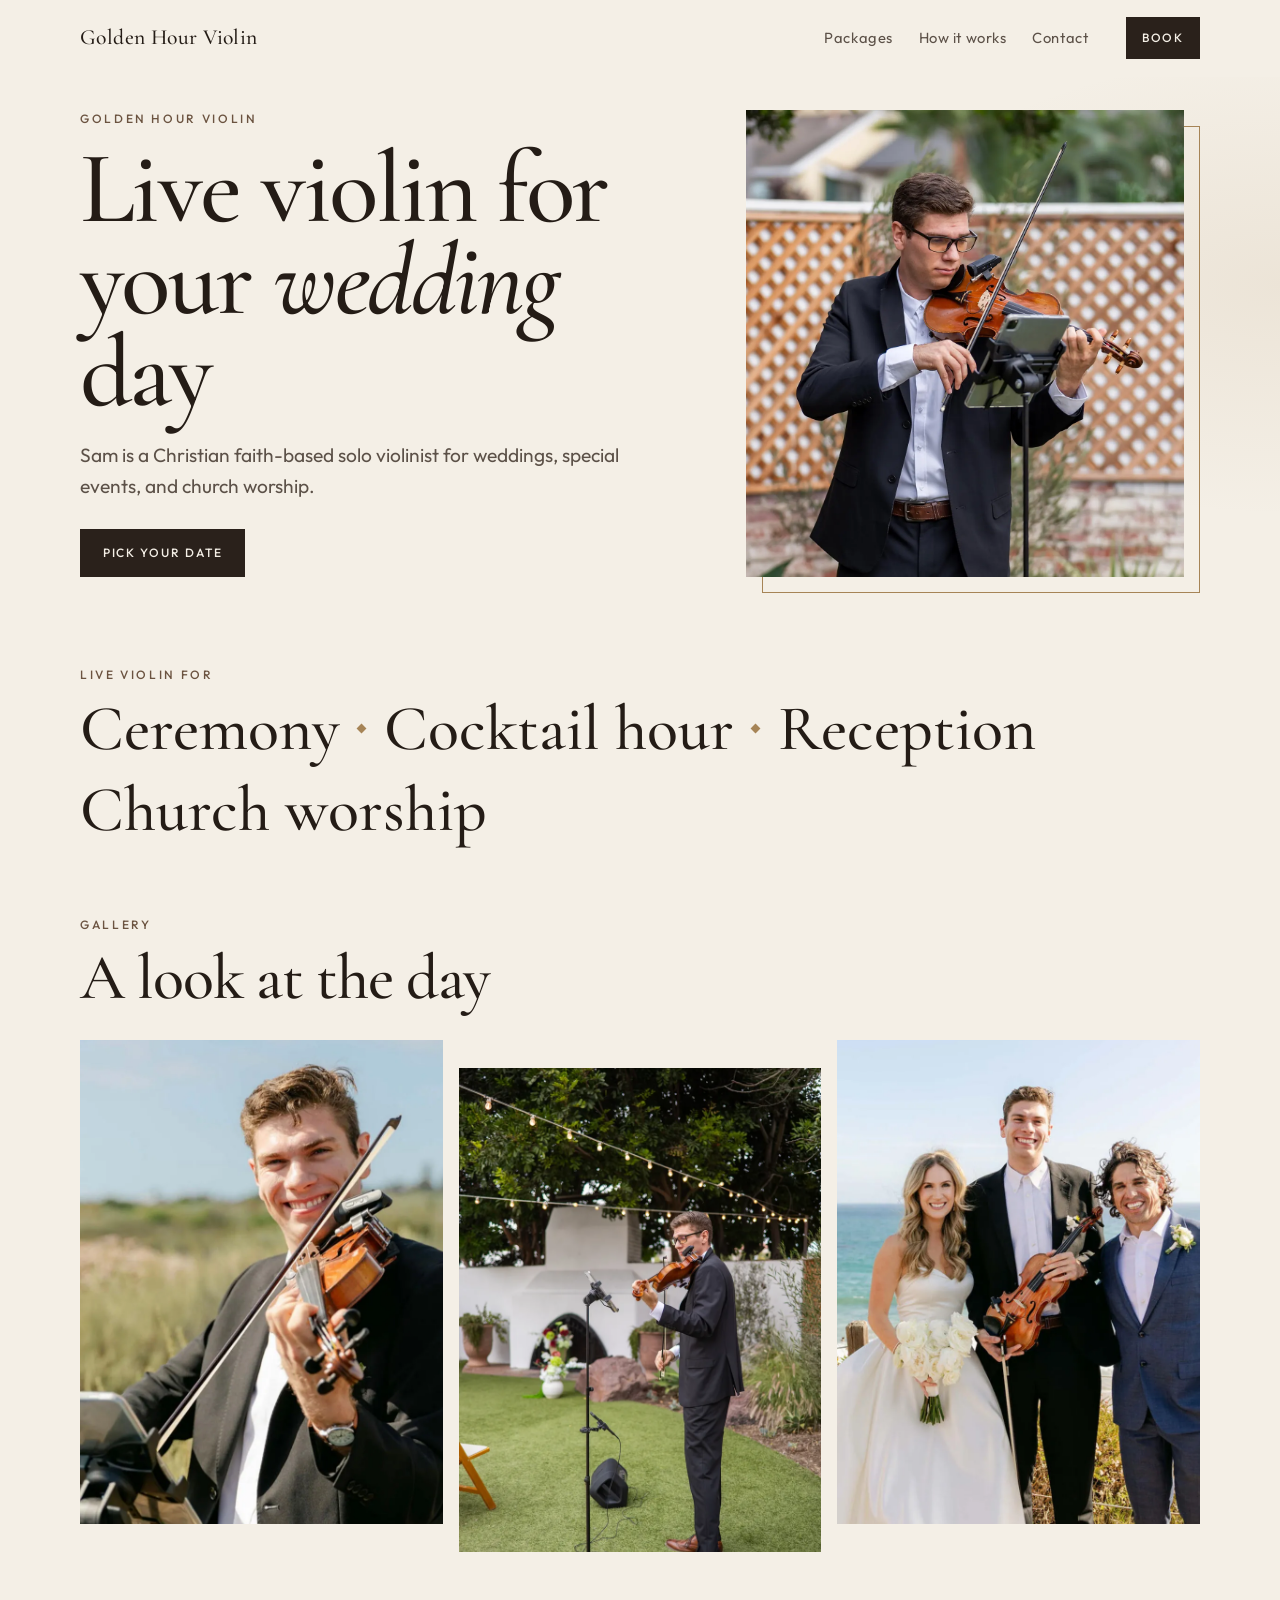
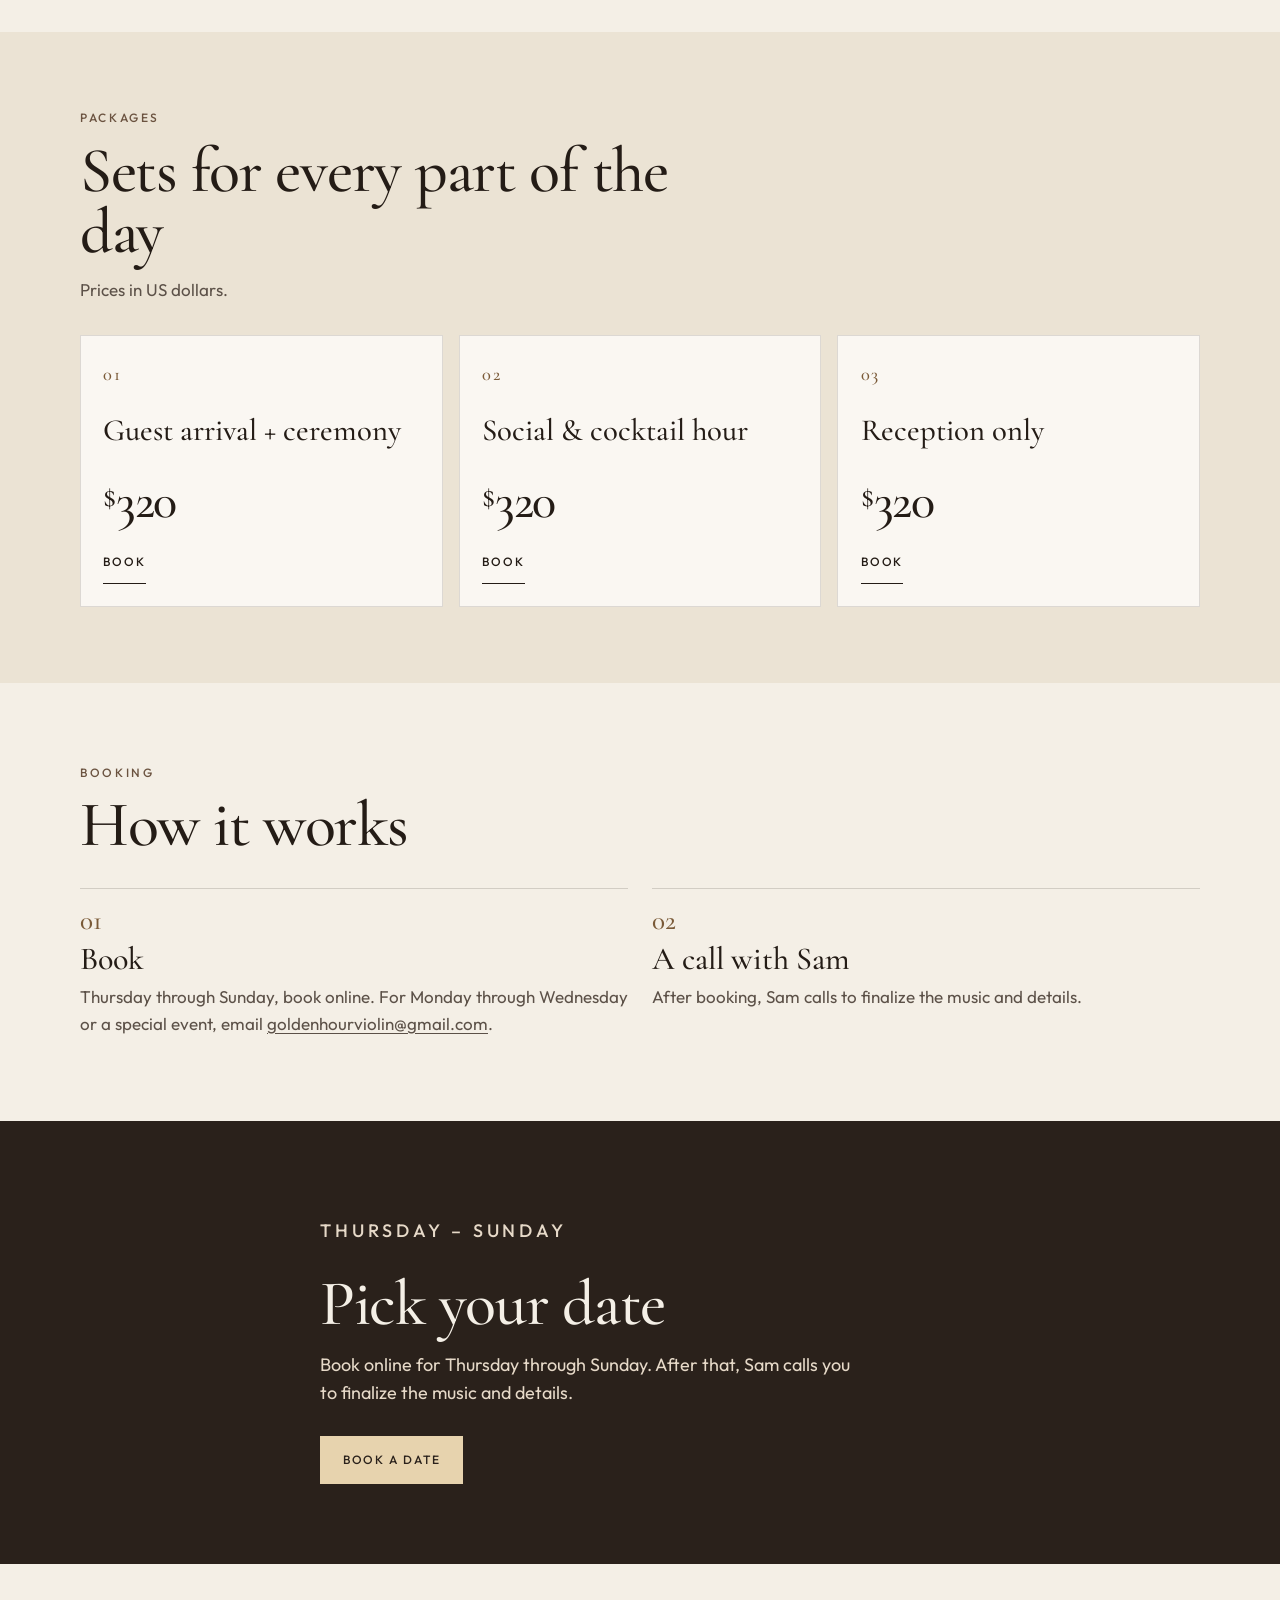
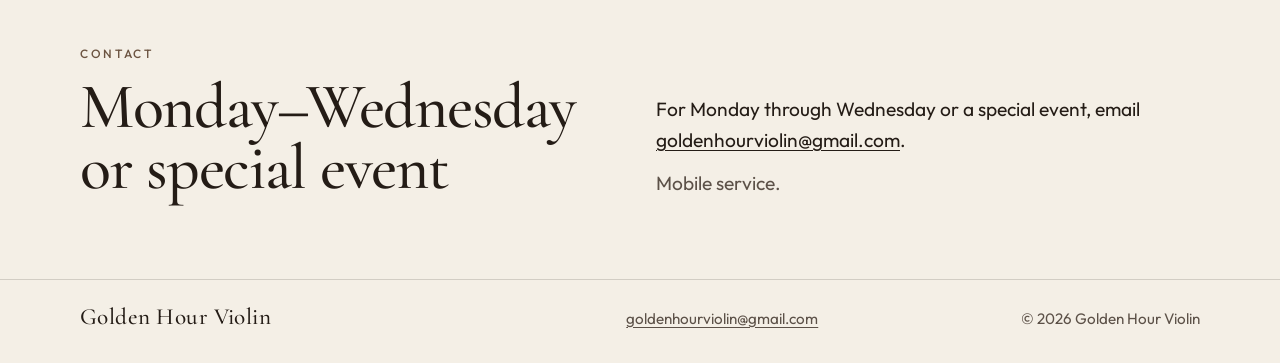
<file: index.html>
<!DOCTYPE html>
<html lang="en">
<head>
  <meta charset="utf-8">
  <meta name="viewport" content="width=device-width, initial-scale=1">
  <title>Golden Hour Violin</title>
  <meta name="description" content="Christian faith-based solo violin for weddings and church services — ceremony, cocktail hour, and reception. $320 per package.">
  <meta name="color-scheme" content="light">
  <meta name="theme-color" content="#f4efe6">
  <link rel="canonical" href="https://goldenhourviolin.com/">

  <meta property="og:site_name" content="Golden Hour Violin">
  <meta property="og:title" content="Golden Hour Violin">
  <meta property="og:description" content="Christian faith-based solo violin for weddings and church services — ceremony, cocktail hour, and reception. $320 per package.">
  <meta property="og:type" content="website">
  <meta property="og:url" content="https://goldenhourviolin.com/">
  <meta property="og:image" content="https://goldenhourviolin.com/assets/og.jpg">
  <meta property="og:image:type" content="image/jpeg">
  <meta property="og:image:width" content="1280">
  <meta property="og:image:height" content="800">
  <meta property="og:image:alt" content="Violinist in warm light, holding a violin.">
  <meta name="twitter:card" content="summary_large_image">
  <meta name="twitter:title" content="Golden Hour Violin">
  <meta name="twitter:description" content="Christian faith-based solo violin for weddings and church services — ceremony, cocktail hour, and reception. $320 per package.">
  <meta name="twitter:image" content="https://goldenhourviolin.com/assets/og.jpg">
  <meta name="twitter:image:alt" content="Violinist in warm light, holding a violin.">

  <link rel="icon" href="favicon.svg" type="image/svg+xml">
  <link rel="icon" href="favicon-32.png" type="image/png" sizes="32x32">
  <link rel="apple-touch-icon" href="apple-touch-icon.png">
  <link rel="manifest" href="site.webmanifest">

  <link rel="preload" href="assets/fonts/cormorant-roman-latin.woff2" as="font" type="font/woff2" crossorigin>
  <link rel="preload" href="assets/fonts/cormorant-italic-latin.woff2" as="font" type="font/woff2" crossorigin>
  <link rel="preload" href="assets/fonts/outfit-latin.woff2" as="font" type="font/woff2" crossorigin>
  <link rel="preload" href="assets/images/portrait-hero.webp" as="image" type="image/webp" fetchpriority="high">

  <link rel="stylesheet" href="styles.css">

  <script type="application/ld+json">
  {
    "@context": "https://schema.org",
    "@type": "ProfessionalService",
    "name": "Golden Hour Violin",
    "url": "https://goldenhourviolin.com/",
    "email": "goldenhourviolin@gmail.com",
    "image": "https://goldenhourviolin.com/assets/og.jpg",
    "description": "Christian faith-based solo violin for weddings and church services — ceremony, cocktail hour, and reception. $320 per package.",
    "priceRange": "$320",
    "founder": {
      "@type": "Person",
      "name": "Sam"
    },
    "makesOffer": [
      {
        "@type": "Offer",
        "name": "Guest arrival + ceremony",
        "price": "320",
        "priceCurrency": "USD"
      },
      {
        "@type": "Offer",
        "name": "Social & cocktail hour",
        "price": "320",
        "priceCurrency": "USD"
      },
      {
        "@type": "Offer",
        "name": "Reception only",
        "price": "320",
        "priceCurrency": "USD"
      }
    ]
  }
  </script>
</head>
<body>
  <a class="skip" href="#main">Skip to content</a>

  <header class="site-header">
    <div class="wrap header-inner">
      <a class="brand" href="#top">Golden Hour Violin</a>
      <a class="btn btn-small" href="https://book.squareup.com/appointments/0f2juwg2oo81ss/location/L2WKE6Z5AJVSV" target="_blank" rel="noopener noreferrer">Book<span class="sr-only"> (opens in a new tab)</span></a>
      <button class="nav-toggle" type="button" aria-expanded="false" aria-controls="site-nav" aria-label="Open menu">
        <span></span>
        <span></span>
      </button>
      <nav id="site-nav" class="site-nav" aria-label="Primary">
        <a href="#packages">Packages</a>
        <a href="#how">How it works</a>
        <a href="#contact">Contact</a>
      </nav>
    </div>
  </header>

  <main id="main">
    <section class="hero" id="top" aria-labelledby="hero-title">
      <div class="wrap hero-grid">
        <div class="hero-copy">
          <p class="eyebrow">Golden Hour Violin</p>
          <h1 id="hero-title">Live violin for your <em>wedding</em> day</h1>
          <p class="lede">Sam is a Christian faith-based solo violinist for weddings, special events, and church worship.</p>
          <div class="hero-actions">
            <a class="btn" href="https://book.squareup.com/appointments/0f2juwg2oo81ss/location/L2WKE6Z5AJVSV" target="_blank" rel="noopener noreferrer">Pick your date<span class="sr-only"> (opens in a new tab)</span></a>
          </div>
        </div>
        <figure class="hero-photo">
          <picture>
            <source srcset="assets/images/portrait-hero.webp" type="image/webp">
            <img src="assets/images/portrait-hero.jpg" width="1200" height="1278" alt="Sam playing violin outdoors in a black suit and white shirt." fetchpriority="high" decoding="async">
          </picture>
        </figure>
      </div>
    </section>

    <section class="moments" aria-label="Occasions">
      <div class="wrap">
        <p class="moments-kicker">Live violin for</p>
        <p class="moments-line">
          <span class="moment">Ceremony</span>
          <span class="moment"><span class="diamond" aria-hidden="true"></span>Cocktail hour</span>
          <span class="moment"><span class="diamond" aria-hidden="true"></span>Reception</span>
          <span class="moment"><span class="diamond" aria-hidden="true"></span>Church worship</span>
        </p>
      </div>
    </section>

    <section class="gallery" aria-labelledby="gallery-title">
      <div class="wrap">
        <div class="section-head">
          <p class="eyebrow">Gallery</p>
          <h2 id="gallery-title">A look at the day</h2>
        </div>
        <div class="gallery-grid">
          <figure>
            <picture>
              <source srcset="assets/images/portrait-hold.webp" type="image/webp">
              <img src="assets/images/portrait-hold.jpg" width="774" height="1120" alt="Violinist holding a violin and looking toward the camera." loading="lazy" decoding="async">
            </picture>
          </figure>
          <figure>
            <picture>
              <source srcset="assets/images/portrait-play.webp" type="image/webp">
              <img src="assets/images/portrait-play.jpg" width="774" height="1161" alt="Violinist playing in an outdoor courtyard, with string lights overhead." loading="lazy" decoding="async">
            </picture>
          </figure>
          <figure>
            <picture>
              <source srcset="assets/images/portrait-stand.webp" type="image/webp">
              <img src="assets/images/portrait-stand.jpg" width="774" height="1116" alt="Violinist standing with a violin in soft golden light." loading="lazy" decoding="async">
            </picture>
          </figure>
        </div>
      </div>
    </section>

    <section class="packages" id="packages" aria-labelledby="packages-title">
      <div class="wrap">
        <div class="section-head">
          <p class="eyebrow">Packages</p>
          <h2 id="packages-title">Sets for every part of the day</h2>
          <p class="section-note">Prices in US dollars.</p>
        </div>
        <ul class="package-grid">
          <li>
            <article class="package">
              <p class="package-index">01</p>
              <h3>Guest arrival + ceremony</h3>
              <p class="price"><span class="currency" aria-hidden="true">$</span>320</p>
              <a class="text-link" href="https://book.squareup.com/appointments/0f2juwg2oo81ss/location/L2WKE6Z5AJVSV" target="_blank" rel="noopener noreferrer">Book<span class="sr-only"> guest arrival and ceremony (opens in a new tab)</span></a>
            </article>
          </li>
          <li>
            <article class="package">
              <p class="package-index">02</p>
              <h3>Social &amp; cocktail hour</h3>
              <p class="price"><span class="currency" aria-hidden="true">$</span>320</p>
              <a class="text-link" href="https://book.squareup.com/appointments/0f2juwg2oo81ss/location/L2WKE6Z5AJVSV" target="_blank" rel="noopener noreferrer">Book<span class="sr-only"> social and cocktail hour (opens in a new tab)</span></a>
            </article>
          </li>
          <li>
            <article class="package">
              <p class="package-index">03</p>
              <h3>Reception only</h3>
              <p class="price"><span class="currency" aria-hidden="true">$</span>320</p>
              <a class="text-link" href="https://book.squareup.com/appointments/0f2juwg2oo81ss/location/L2WKE6Z5AJVSV" target="_blank" rel="noopener noreferrer">Book<span class="sr-only"> reception only (opens in a new tab)</span></a>
            </article>
          </li>
        </ul>
      </div>
    </section>

    <section class="how" id="how" aria-labelledby="how-title">
      <div class="wrap">
        <div class="section-head">
          <p class="eyebrow">Booking</p>
          <h2 id="how-title">How it works</h2>
        </div>
        <ol class="steps">
          <li>
            <p class="step-num">01</p>
            <h3>Book</h3>
            <p>Thursday through Sunday, book online. For Monday through Wednesday or a special event, email <a href="mailto:goldenhourviolin@gmail.com">goldenhourviolin@gmail.com</a>.</p>
          </li>
          <li>
            <p class="step-num">02</p>
            <h3>A call with Sam</h3>
            <p>After booking, Sam calls to finalize the music and details.</p>
          </li>
        </ol>
      </div>
    </section>

    <section class="cta" aria-labelledby="cta-title">
      <div class="wrap cta-inner">
        <p class="eyebrow eyebrow-light">Thursday – Sunday</p>
        <h2 id="cta-title">Pick your date</h2>
        <p>Book online for Thursday through Sunday. After that, Sam calls you to finalize the music and details.</p>
        <a class="btn btn-gold" href="https://book.squareup.com/appointments/0f2juwg2oo81ss/location/L2WKE6Z5AJVSV" target="_blank" rel="noopener noreferrer">Book a date<span class="sr-only"> (opens in a new tab)</span></a>
      </div>
    </section>

    <section class="contact" id="contact" aria-labelledby="contact-title">
      <div class="wrap contact-inner">
        <div>
          <p class="eyebrow">Contact</p>
          <h2 id="contact-title">Monday–Wednesday or special event</h2>
        </div>
        <div class="contact-body">
          <p>For Monday through Wednesday or a special event, email <a href="mailto:goldenhourviolin@gmail.com">goldenhourviolin@gmail.com</a>.</p>
          <p class="contact-meta">Mobile service.</p>
        </div>
      </div>
    </section>
  </main>

  <footer class="site-footer">
    <div class="wrap footer-inner">
      <p class="brand footer-brand">Golden Hour Violin</p>
      <p><a href="mailto:goldenhourviolin@gmail.com">goldenhourviolin@gmail.com</a></p>
      <p class="footer-copy">© 2026 Golden Hour Violin</p>
    </div>
  </footer>

  <script src="script.js"></script>
</body>
</html>
</file>
<file: styles.css>
@font-face {
  font-family: "Cormorant Garamond";
  font-style: normal;
  font-weight: 300 700;
  font-display: swap;
  src: url("assets/fonts/cormorant-roman-latinext.woff2") format("woff2");
  unicode-range: U+0100-02BA, U+02BD-02C5, U+02C7-02CC, U+02CE-02D7, U+02DD-02FF, U+0304, U+0308, U+0329, U+1D00-1DBF, U+1E00-1E9F, U+1EF2-1EFF, U+2020, U+20A0-20AB, U+20AD-20C0, U+2113, U+2C60-2C7F, U+A720-A7FF;
}

@font-face {
  font-family: "Cormorant Garamond";
  font-style: normal;
  font-weight: 300 700;
  font-display: swap;
  src: url("assets/fonts/cormorant-roman-latin.woff2") format("woff2");
  unicode-range: U+0000-00FF, U+0131, U+0152-0153, U+02BB-02BC, U+02C6, U+02DA, U+02DC, U+0304, U+0308, U+0329, U+2000-206F, U+20AC, U+2122, U+2191, U+2193, U+2212, U+2215, U+FEFF, U+FFFD;
}

@font-face {
  font-family: "Cormorant Garamond";
  font-style: italic;
  font-weight: 300 700;
  font-display: swap;
  src: url("assets/fonts/cormorant-italic-latinext.woff2") format("woff2");
  unicode-range: U+0100-02BA, U+02BD-02C5, U+02C7-02CC, U+02CE-02D7, U+02DD-02FF, U+0304, U+0308, U+0329, U+1D00-1DBF, U+1E00-1E9F, U+1EF2-1EFF, U+2020, U+20A0-20AB, U+20AD-20C0, U+2113, U+2C60-2C7F, U+A720-A7FF;
}

@font-face {
  font-family: "Cormorant Garamond";
  font-style: italic;
  font-weight: 300 700;
  font-display: swap;
  src: url("assets/fonts/cormorant-italic-latin.woff2") format("woff2");
  unicode-range: U+0000-00FF, U+0131, U+0152-0153, U+02BB-02BC, U+02C6, U+02DA, U+02DC, U+0304, U+0308, U+0329, U+2000-206F, U+20AC, U+2122, U+2191, U+2193, U+2212, U+2215, U+FEFF, U+FFFD;
}

@font-face {
  font-family: "Outfit";
  font-style: normal;
  font-weight: 100 900;
  font-display: swap;
  src: url("assets/fonts/outfit-latinext.woff2") format("woff2");
  unicode-range: U+0100-02BA, U+02BD-02C5, U+02C7-02CC, U+02CE-02D7, U+02DD-02FF, U+0304, U+0308, U+0329, U+1D00-1DBF, U+1E00-1E9F, U+1EF2-1EFF, U+2020, U+20A0-20AB, U+20AD-20C0, U+2113, U+2C60-2C7F, U+A720-A7FF;
}

@font-face {
  font-family: "Outfit";
  font-style: normal;
  font-weight: 100 900;
  font-display: swap;
  src: url("assets/fonts/outfit-latin.woff2") format("woff2");
  unicode-range: U+0000-00FF, U+0131, U+0152-0153, U+02BB-02BC, U+02C6, U+02DA, U+02DC, U+0304, U+0308, U+0329, U+2000-206F, U+20AC, U+2122, U+2191, U+2193, U+2212, U+2215, U+FEFF, U+FFFD;
}

:root {
  --ivory: #f4efe6;
  --paper: #faf7f2;
  --sand: #ebe3d4;
  --ink: #241c16;
  --ink-soft: #5c5148;
  --label: #6b5340;
  --line: rgba(36, 28, 22, 0.16);
  --gold: #a68456;
  --gold-text: #7a5a38;
  --champagne: #e7d3ae;
  --espresso: #2a211b;
  --focus: #8d6233;
  --header: 4.75rem;
  --serif: "Cormorant Garamond", Palatino, "Palatino Linotype", "Times New Roman", serif;
  --sans: "Outfit", "Avenir Next", "Segoe UI", sans-serif;
}

*,
*::before,
*::after {
  box-sizing: border-box;
}

html {
  scroll-behavior: smooth;
  scroll-padding-top: calc(var(--header) + 0.75rem);
}

body {
  margin: 0;
  color: var(--ink);
  background-color: var(--ivory);
  background-image:
    radial-gradient(980px 520px at 8% -8%, rgba(198, 163, 110, 0.2), transparent 60%),
    radial-gradient(760px 420px at 100% 8%, rgba(166, 132, 86, 0.1), transparent 55%);
  font-family: var(--sans);
  font-weight: 400;
  font-size: 1.0625rem;
  line-height: 1.6;
  text-rendering: optimizeLegibility;
  -webkit-font-smoothing: antialiased;
}

img {
  max-width: 100%;
  height: auto;
}

h1, h2, h3, p {
  margin: 0;
}

h1, h2, h3, .brand, .moments-line, .price, .step-num, .package-index {
  font-family: var(--serif);
  font-weight: 500;
}

a {
  color: inherit;
}

:focus-visible {
  outline: 2px solid var(--focus);
  outline-offset: 3px;
}

::selection {
  background: #e7d3ae;
  color: var(--ink);
}

.skip {
  position: absolute;
  left: 1rem;
  top: -4rem;
  z-index: 50;
  padding: 0.7rem 1rem;
  background: var(--espresso);
  color: var(--ivory);
  text-decoration: none;
}

.skip:focus {
  top: 0.75rem;
}

.sr-only {
  position: absolute;
  width: 1px;
  height: 1px;
  padding: 0;
  margin: -1px;
  overflow: hidden;
  clip: rect(0, 0, 0, 0);
  white-space: nowrap;
  border: 0;
}

.wrap {
  width: min(1120px, calc(100% - 2.5rem));
  margin-inline: auto;
}

.eyebrow {
  margin: 0 0 0.85rem;
  color: var(--label);
  font-size: 0.75rem;
  font-weight: 500;
  letter-spacing: 0.22em;
  text-transform: uppercase;
}

.eyebrow-light {
  color: var(--champagne);
}

.btn {
  display: inline-flex;
  align-items: center;
  justify-content: center;
  min-height: 48px;
  padding: 0.85rem 1.35rem;
  border: 1px solid var(--espresso);
  background: var(--espresso);
  color: var(--ivory);
  font-family: var(--sans);
  font-size: 0.75rem;
  font-weight: 500;
  letter-spacing: 0.16em;
  line-height: 1;
  text-decoration: none;
  text-transform: uppercase;
  transition: background-color 0.2s ease, color 0.2s ease, border-color 0.2s ease;
}

.btn:hover {
  background: #3c3128;
  border-color: #3c3128;
}

.btn-small {
  min-height: 42px;
  padding: 0.7rem 0.95rem;
  letter-spacing: 0.14em;
}

.btn-gold {
  background: var(--champagne);
  border-color: var(--champagne);
  color: var(--espresso);
}

.btn-gold:hover {
  background: #f3e6cc;
  border-color: #f3e6cc;
  color: var(--espresso);
}

.site-header {
  position: sticky;
  top: 0;
  z-index: 20;
  min-height: var(--header);
  border-bottom: 1px solid transparent;
  background: var(--ivory);
}

.site-header.is-scrolled {
  border-bottom-color: var(--line);
}

.header-inner {
  display: flex;
  align-items: center;
  flex-wrap: wrap;
  gap: 0.75rem 1rem;
  min-height: var(--header);
  padding-block: 0.65rem;
}

.brand {
  color: var(--ink);
  font-size: 1.35rem;
  letter-spacing: 0.02em;
  line-height: 1;
  text-decoration: none;
  white-space: nowrap;
}

.site-nav {
  display: none;
}

.site-nav.is-open {
  display: flex;
  position: static;
  z-index: 1;
  flex: 1 0 100%;
  flex-direction: column;
  gap: 0.1rem;
  margin-top: 0.35rem;
  padding: 0.2rem 0 0.6rem;
  border-top: 1px solid var(--line);
  background: #efe8dc;
}

.site-nav a {
  color: var(--ink-soft);
  font-size: 0.92rem;
  letter-spacing: 0.04em;
  text-decoration: none;
}

.site-nav.is-open a {
  padding: 0.4rem 0;
  color: var(--ink);
  font-family: var(--serif);
  font-size: 2rem;
  line-height: 1.15;
}

.site-nav a:hover {
  color: var(--ink);
}

.header-inner > .btn {
  margin-left: auto;
}

.nav-toggle {
  display: inline-flex;
  flex-direction: column;
  justify-content: center;
  gap: 6px;
  width: 44px;
  height: 44px;
  padding: 0;
  border: 0;
  background: transparent;
  cursor: pointer;
}

.nav-toggle span {
  display: block;
  width: 22px;
  height: 1px;
  margin-inline: auto;
  background: var(--ink);
}

.hero {
  padding: 2.5rem 0 3.5rem;
}

.hero-grid {
  display: grid;
  gap: 2.75rem;
  align-items: center;
}

.hero-copy h1 {
  max-width: 11ch;
  font-size: clamp(3.3rem, 8vw, 6.4rem);
  line-height: 0.9;
  letter-spacing: -0.025em;
}

.hero-copy h1 em {
  font-style: italic;
  font-weight: 500;
}

.lede {
  margin-top: 1.35rem;
  max-width: 34rem;
  color: var(--ink-soft);
  font-size: 1.2rem;
}

.hero-actions {
  display: flex;
  flex-wrap: wrap;
  gap: 0.75rem;
  margin-top: 1.75rem;
}

.steps a,
.contact a,
.site-footer a {
  text-underline-offset: 0.18em;
}

.hero-photo {
  position: relative;
  width: min(100%, 440px);
  margin: 0;
  justify-self: start;
}

.hero-photo img {
  position: relative;
  z-index: 1;
  display: block;
  width: calc(100% - 1rem);
  height: auto;
}

.hero-photo::after {
  content: "";
  position: absolute;
  z-index: 0;
  top: 1rem;
  right: 0;
  bottom: -1rem;
  left: 1rem;
  border: 1px solid var(--gold);
}

.moments {
  padding: 1rem 0 4.5rem;
}

.moments-kicker {
  margin-bottom: 0.65rem;
  color: var(--label);
  font-size: 0.75rem;
  font-weight: 500;
  letter-spacing: 0.22em;
  text-transform: uppercase;
}

.moments-line {
  display: flex;
  flex-direction: column;
  align-items: flex-start;
  gap: 0.2rem;
  font-size: clamp(2.4rem, 6vw, 4rem);
  line-height: 1.05;
}

.moment {
  display: flex;
  align-items: center;
  gap: 1.15rem;
}

.diamond {
  display: none;
  width: 7px;
  height: 7px;
  background: var(--gold);
  transform: rotate(45deg);
}

.section-head {
  max-width: 40rem;
  margin-bottom: 2rem;
}

.section-head h2,
.cta h2,
.contact h2 {
  font-size: clamp(2.6rem, 5vw, 4.4rem);
  line-height: 0.95;
  letter-spacing: -0.02em;
}

.section-note {
  margin-top: 0.85rem;
  color: var(--ink-soft);
}

.gallery {
  padding-bottom: 5rem;
}

.gallery-grid {
  display: grid;
  gap: 0.85rem;
}

.gallery-grid figure {
  margin: 0;
}

.gallery-grid img {
  display: block;
  width: 100%;
  aspect-ratio: 3 / 4;
  object-fit: cover;
  object-position: center 18%;
}

.packages {
  padding: 4.75rem 0;
  background: var(--sand);
}

.package-grid {
  display: grid;
  gap: 0.9rem;
  margin: 0;
  padding: 0;
  list-style: none;
}

.package {
  display: flex;
  flex-direction: column;
  min-height: 100%;
  padding: 1.5rem 1.4rem 1.35rem;
  border: 1px solid rgba(36, 28, 22, 0.14);
  background: var(--paper);
}

.package-index {
  margin-bottom: 1.5rem;
  color: var(--gold-text);
  font-size: 1.15rem;
  letter-spacing: 0.08em;
}

.package h3 {
  font-size: clamp(1.7rem, 2.4vw, 2.15rem);
  line-height: 1.12;
  text-wrap: balance;
}

.price {
  margin-top: auto;
  padding-top: 1.75rem;
  font-size: clamp(2.5rem, 4vw, 3.15rem);
  line-height: 1;
  letter-spacing: -0.03em;
}

.currency {
  margin-right: 0.05em;
  font-size: 0.62em;
  vertical-align: 0.35em;
}

.text-link {
  display: inline-flex;
  align-items: center;
  align-self: flex-start;
  min-height: 44px;
  margin-top: 0.85rem;
  color: var(--ink);
  font-size: 0.75rem;
  font-weight: 500;
  letter-spacing: 0.16em;
  text-decoration: none;
  text-transform: uppercase;
  border-bottom: 1px solid var(--ink);
}

.text-link:hover {
  color: var(--label);
  border-bottom-color: var(--label);
}

.how {
  padding: 5rem 0 5.25rem;
}

.steps {
  display: grid;
  gap: 1.75rem;
  margin: 0;
  padding: 0;
  list-style: none;
}

.steps li {
  padding-top: 1.1rem;
  border-top: 1px solid var(--line);
}

.step-num {
  color: var(--gold-text);
  font-size: 1.7rem;
  line-height: 1;
}

.steps h3 {
  margin: 0.45rem 0 0.4rem;
  font-size: 2rem;
  line-height: 1.1;
}

.steps p:last-child {
  max-width: 36rem;
  color: var(--ink-soft);
}

.cta {
  padding: 5rem 0;
  background: var(--espresso);
  color: var(--ivory);
}

.cta-inner {
  max-width: 40rem;
}

.cta h2 {
  color: var(--ivory);
}

.cta p {
  max-width: 34rem;
  margin: 1rem 0 1.75rem;
  color: #e6d9c8;
  font-size: 1.125rem;
}

.contact {
  padding: 5rem 0;
}

.contact-inner {
  display: grid;
  gap: 1.5rem;
}

.contact-body p {
  max-width: 36rem;
  font-size: 1.2rem;
}

.contact-meta {
  margin-top: 0.75rem;
  color: var(--ink-soft);
  font-size: 0.98rem;
}

.site-footer {
  padding: 1.5rem 0 2rem;
  border-top: 1px solid var(--line);
}

.footer-inner {
  display: grid;
  gap: 0.35rem;
}

.footer-brand {
  font-size: 1.45rem;
}

.footer-copy,
.site-footer a {
  color: var(--ink-soft);
  font-size: 0.95rem;
}

@media (min-width: 720px) {
  .wrap {
    width: min(1120px, calc(100% - 4.5rem));
  }

  .moments-line {
    flex-direction: row;
    flex-wrap: wrap;
    align-items: center;
    gap: 0.85rem 1.15rem;
  }

  .diamond {
    display: block;
    flex: 0 0 auto;
  }

  .gallery-grid {
    grid-template-columns: 1fr 1fr;
  }

  .package-grid {
    grid-template-columns: repeat(3, 1fr);
  }

  .steps {
    grid-template-columns: repeat(2, 1fr);
    gap: 1.5rem;
  }

  .contact-inner {
    grid-template-columns: 1fr 1fr;
    gap: 2rem;
    align-items: end;
  }

  .footer-inner {
    grid-template-columns: 1.4fr 1fr auto;
    align-items: baseline;
    gap: 1rem;
  }

  .footer-copy {
    justify-self: end;
  }
}

@media (min-width: 900px) {
  .nav-toggle {
    display: none;
  }

  .site-nav,
  .site-nav.is-open {
    display: flex;
    position: static;
    order: 2;
    flex: 0 1 auto;
    flex-direction: row;
    gap: 1.6rem;
    margin-top: 0;
    margin-left: auto;
    padding: 0;
    border: 0;
    background: transparent;
    box-shadow: none;
    z-index: auto;
  }

  .site-nav a,
  .site-nav.is-open a {
    padding: 0;
    color: var(--ink-soft);
    font-family: var(--sans);
    font-size: 0.92rem;
    line-height: 1.4;
  }

  .header-inner > .btn {
    order: 3;
    margin-left: 1.35rem;
  }

  .gallery-grid {
    padding-bottom: 1.75rem;
  }

  .hero {
    padding: 2rem 0 4.5rem;
  }

  .hero-grid {
    grid-template-columns: minmax(0, 1.15fr) minmax(280px, 0.85fr);
    gap: clamp(2rem, 4vw, 4.5rem);
  }

  .hero-photo {
    justify-self: end;
    width: min(100%, 460px);
  }

  .gallery-grid {
    grid-template-columns: repeat(3, 1fr);
    gap: 1rem;
  }

  .gallery-grid figure:nth-child(2) {
    transform: translateY(1.75rem);
  }

  .package-grid {
    grid-template-columns: repeat(3, 1fr);
    gap: 1rem;
  }
}

@media (min-width: 930px) {
  /* Ceremony, cocktail hour, and reception fit one line, so Church worship
     wraps by itself. A leading diamond would hang under Ceremony. */
  .moment:last-child .diamond {
    display: none;
  }
}

@media (max-width: 380px) {
  .brand {
    font-size: 1.05rem;
    letter-spacing: 0;
  }

  .btn-small {
    padding-inline: 0.7rem;
  }
}

@media (prefers-reduced-motion: reduce) {
  html {
    scroll-behavior: auto;
  }

  .btn,
  .text-link {
    transition: none;
  }
}

@media print {
  .site-header,
  .nav-toggle,
  .hero-actions,
  .btn,
  .text-link {
    display: none;
  }

  body {
    background: white;
    color: black;
  }

  .packages,
  .cta {
    background: white;
    color: black;
  }

  a[href^="mailto:"]::after,
  a[href^="http"]::after {
    content: " (" attr(href) ")";
    font-size: 0.85em;
  }
}
</file>
